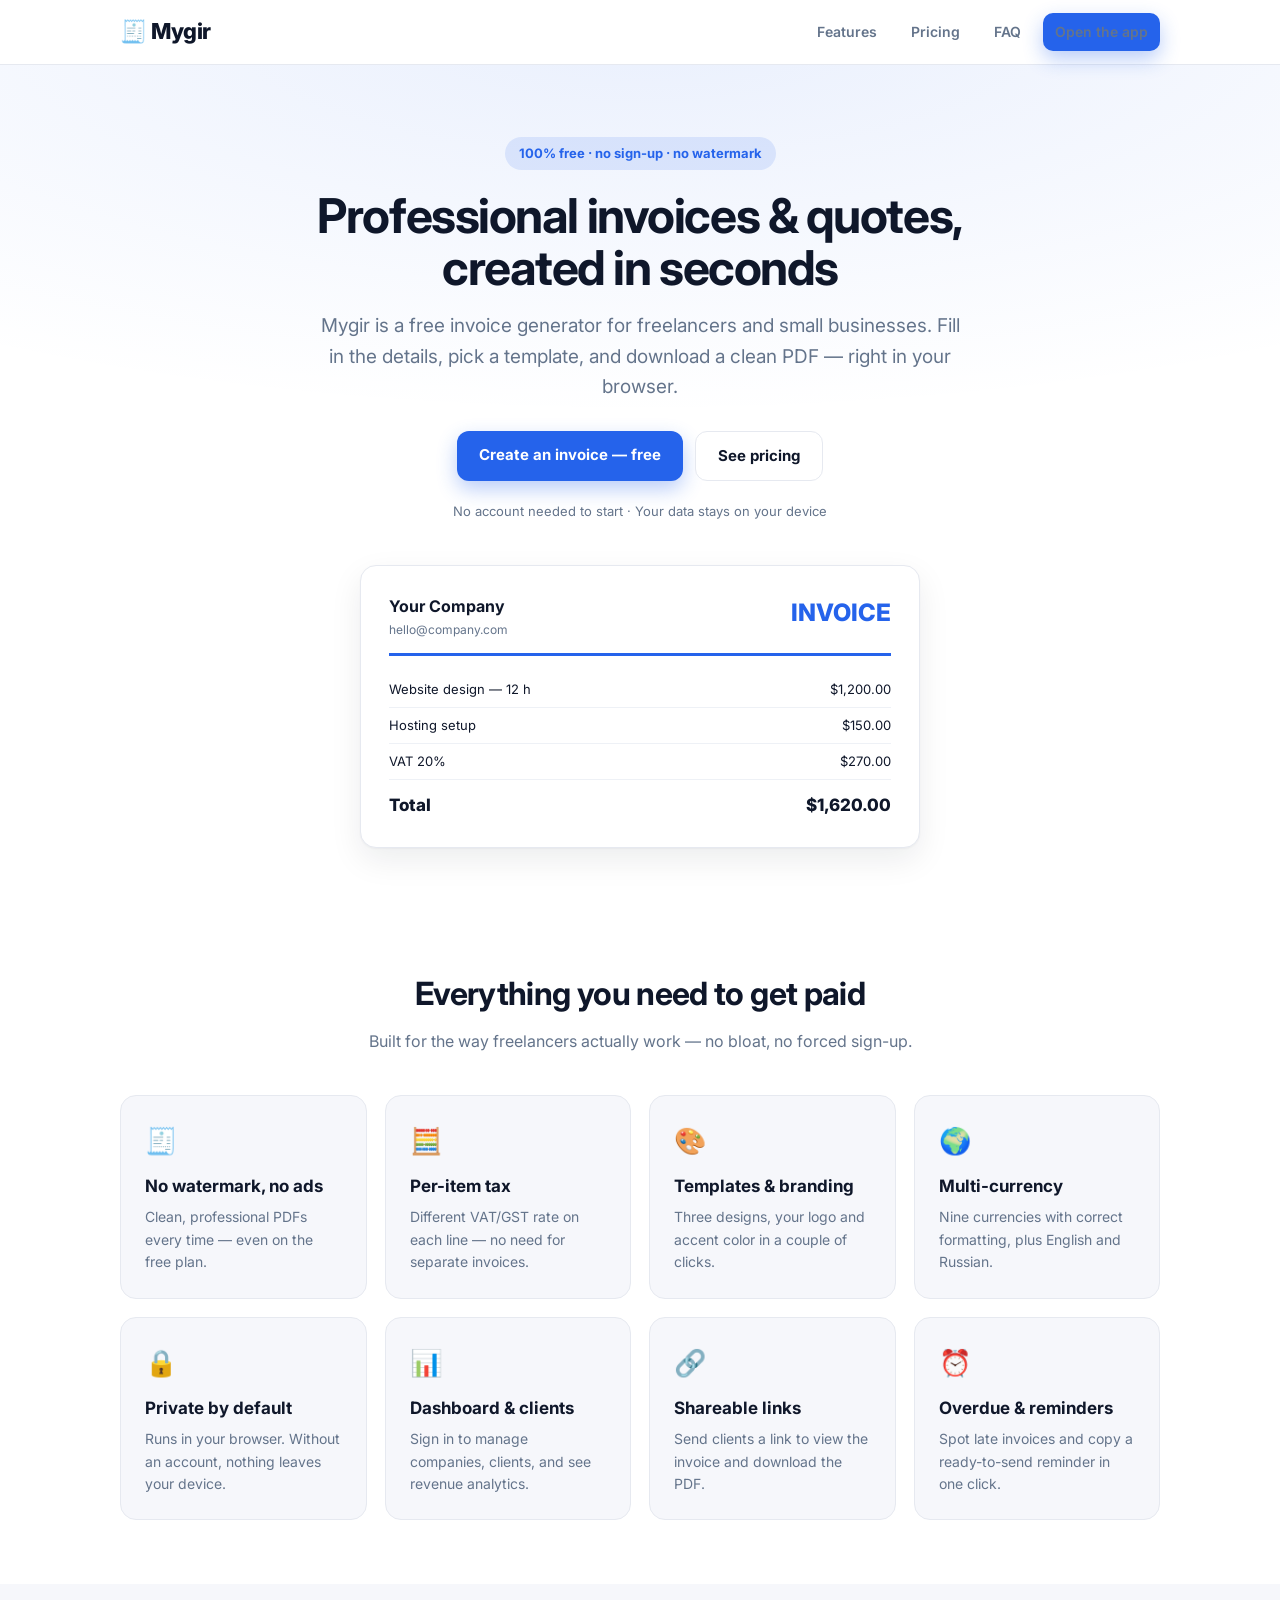
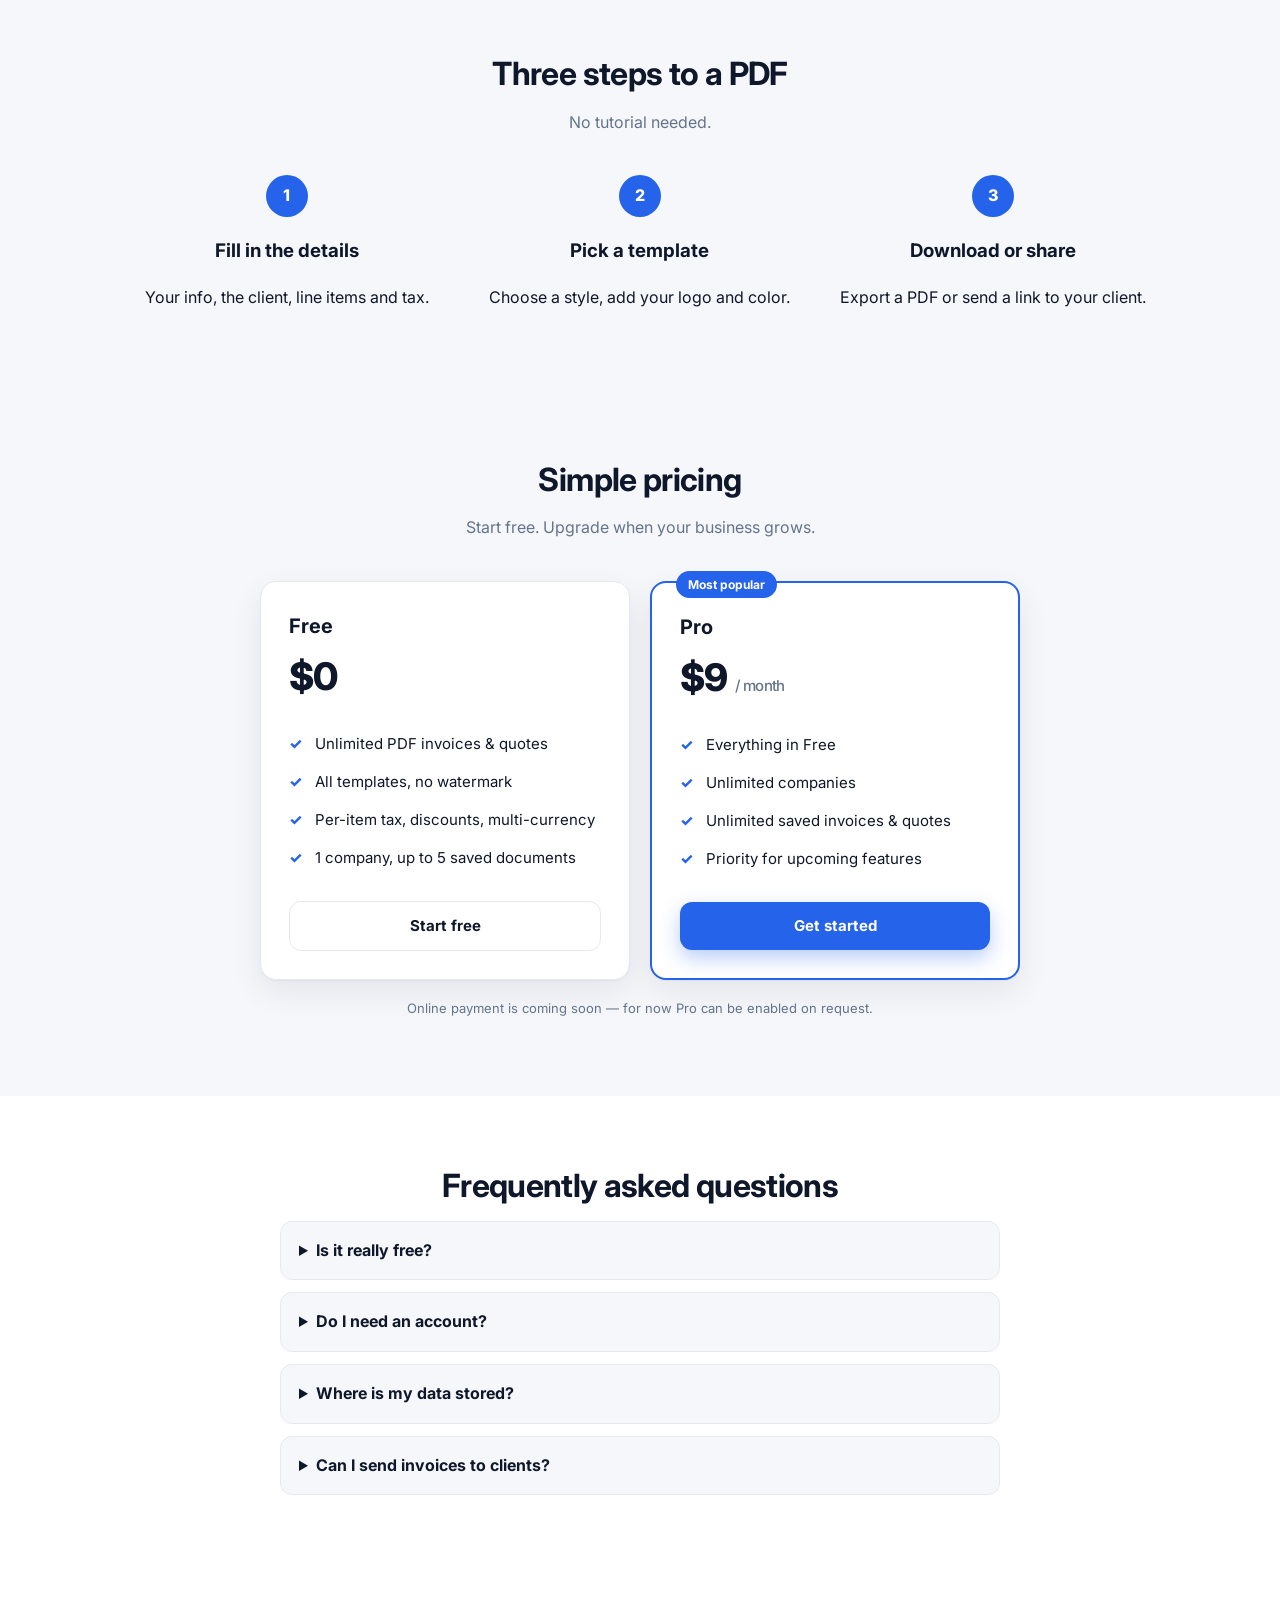
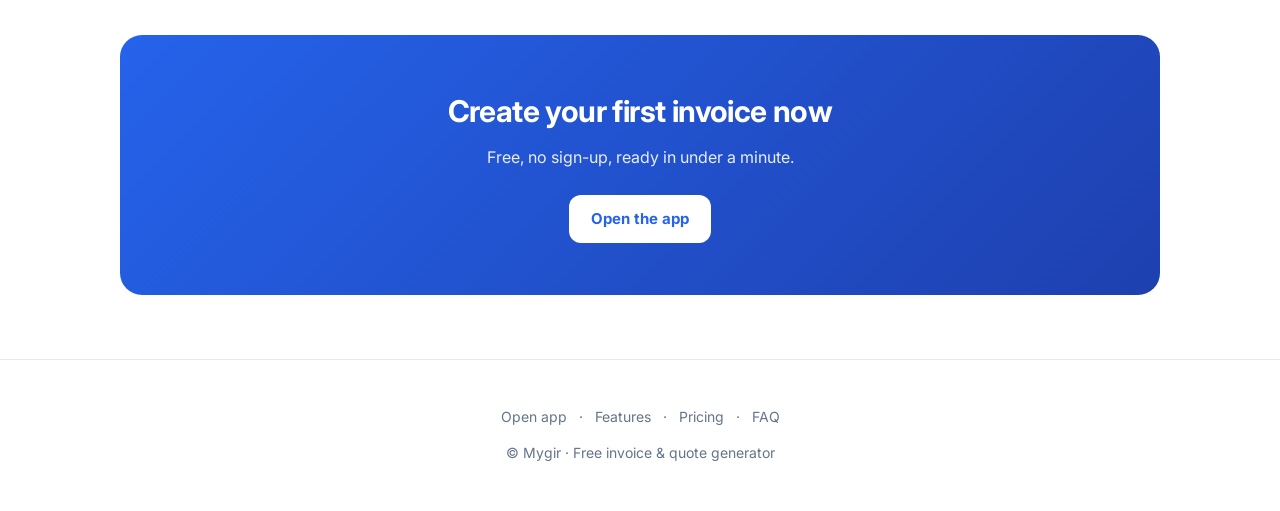
<file: index.html>
<!DOCTYPE html>
<html lang="en">
<head>
  <meta charset="UTF-8" />
  <meta name="viewport" content="width=device-width, initial-scale=1.0" />
  <title>Mygir — Free Invoice & Quote Generator for Freelancers</title>
  <meta name="description" content="Create professional invoices and quotes for free — no sign-up, no watermark, no ads. Per-item tax, multiple templates, multi-currency, instant PDF. Optional cloud accounts to manage companies, clients and a revenue dashboard." />
  <meta name="keywords" content="free invoice generator, invoice maker, quote generator, freelance invoice, invoice template, invoice pdf" />
  <link rel="canonical" href="https://railers1991-jpg.github.io/Mygir/" />
  <meta name="robots" content="index, follow" />
  <meta name="theme-color" content="#2563eb" />
  <link rel="icon" href="data:image/svg+xml,%3Csvg xmlns='http://www.w3.org/2000/svg' viewBox='0 0 100 100'%3E%3Ctext y='.9em' font-size='88'%3E%F0%9F%A7%BE%3C/text%3E%3C/svg%3E" />
  <meta property="og:title" content="Mygir — Free Invoice & Quote Generator" />
  <meta property="og:description" content="Professional invoices & quotes, free. No sign-up, no watermark. Per-item tax, templates, multi-currency, instant PDF." />
  <meta property="og:type" content="website" />
  <meta property="og:url" content="https://railers1991-jpg.github.io/Mygir/" />
  <meta name="twitter:card" content="summary_large_image" />
  <meta name="twitter:title" content="Mygir — Free Invoice & Quote Generator" />
  <meta name="twitter:description" content="Create professional invoices and quotes for free — no sign-up, no watermark." />
  <link rel="preconnect" href="https://fonts.googleapis.com" />
  <link rel="preconnect" href="https://fonts.gstatic.com" crossorigin />
  <link href="https://fonts.googleapis.com/css2?family=Inter:wght@400;500;600;700;800&display=swap" rel="stylesheet" />
  <link rel="stylesheet" href="css/landing.css" />
  <script type="application/ld+json">
  {
    "@context": "https://schema.org",
    "@type": "WebApplication",
    "name": "Mygir Free Invoice Generator",
    "applicationCategory": "BusinessApplication",
    "operatingSystem": "Any (browser-based)",
    "offers": { "@type": "Offer", "price": "0", "priceCurrency": "USD" }
  }
  </script>
</head>
<body>
  <header class="nav">
    <div class="container nav-inner">
      <div class="logo">🧾 Mygir</div>
      <nav class="nav-links">
        <a href="#features">Features</a>
        <a href="#pricing">Pricing</a>
        <a href="#faq">FAQ</a>
        <a class="btn btn-primary btn-sm" href="app.html">Open the app</a>
      </nav>
    </div>
  </header>

  <!-- HERO -->
  <section class="hero">
    <div class="container">
      <span class="eyebrow">100% free · no sign-up · no watermark</span>
      <h1>Professional invoices &amp; quotes,<br />created in seconds</h1>
      <p class="sub">Mygir is a free invoice generator for freelancers and small businesses. Fill in the details, pick a template, and download a clean PDF — right in your browser.</p>
      <div class="hero-cta">
        <a class="btn btn-primary" href="app.html">Create an invoice — free</a>
        <a class="btn btn-ghost" href="#pricing">See pricing</a>
      </div>
      <p class="trust">No account needed to start · Your data stays on your device</p>

      <!-- Mock invoice -->
      <div class="hero-mock" aria-hidden="true">
        <div class="hm-top">
          <div class="hm-co">Your Company<span>hello@company.com</span></div>
          <div class="hm-title">INVOICE</div>
        </div>
        <div class="hm-row"><span>Website design — 12 h</span><span>$1,200.00</span></div>
        <div class="hm-row"><span>Hosting setup</span><span>$150.00</span></div>
        <div class="hm-row"><span>VAT 20%</span><span>$270.00</span></div>
        <div class="hm-total"><span>Total</span><span>$1,620.00</span></div>
      </div>
    </div>
  </section>

  <!-- FEATURES -->
  <section id="features">
    <div class="container">
      <h2 class="section-title">Everything you need to get paid</h2>
      <p class="section-sub">Built for the way freelancers actually work — no bloat, no forced sign-up.</p>
      <div class="features">
        <div class="feature"><div class="ic">🧾</div><h3>No watermark, no ads</h3><p>Clean, professional PDFs every time — even on the free plan.</p></div>
        <div class="feature"><div class="ic">🧮</div><h3>Per-item tax</h3><p>Different VAT/GST rate on each line — no need for separate invoices.</p></div>
        <div class="feature"><div class="ic">🎨</div><h3>Templates &amp; branding</h3><p>Three designs, your logo and accent color in a couple of clicks.</p></div>
        <div class="feature"><div class="ic">🌍</div><h3>Multi-currency</h3><p>Nine currencies with correct formatting, plus English and Russian.</p></div>
        <div class="feature"><div class="ic">🔒</div><h3>Private by default</h3><p>Runs in your browser. Without an account, nothing leaves your device.</p></div>
        <div class="feature"><div class="ic">📊</div><h3>Dashboard &amp; clients</h3><p>Sign in to manage companies, clients, and see revenue analytics.</p></div>
        <div class="feature"><div class="ic">🔗</div><h3>Shareable links</h3><p>Send clients a link to view the invoice and download the PDF.</p></div>
        <div class="feature"><div class="ic">⏰</div><h3>Overdue &amp; reminders</h3><p>Spot late invoices and copy a ready-to-send reminder in one click.</p></div>
      </div>
    </div>
  </section>

  <!-- HOW IT WORKS -->
  <section style="background:var(--soft)">
    <div class="container">
      <h2 class="section-title">Three steps to a PDF</h2>
      <p class="section-sub">No tutorial needed.</p>
      <div class="steps">
        <div class="step"><div class="num">1</div><h3>Fill in the details</h3><p>Your info, the client, line items and tax.</p></div>
        <div class="step"><div class="num">2</div><h3>Pick a template</h3><p>Choose a style, add your logo and color.</p></div>
        <div class="step"><div class="num">3</div><h3>Download or share</h3><p>Export a PDF or send a link to your client.</p></div>
      </div>
    </div>
  </section>

  <!-- PRICING -->
  <section id="pricing" class="pricing">
    <div class="container">
      <h2 class="section-title">Simple pricing</h2>
      <p class="section-sub">Start free. Upgrade when your business grows.</p>
      <div class="plans">
        <div class="plan">
          <h3>Free</h3>
          <div class="price">$0</div>
          <ul>
            <li>Unlimited PDF invoices &amp; quotes</li>
            <li>All templates, no watermark</li>
            <li>Per-item tax, discounts, multi-currency</li>
            <li>1 company, up to 5 saved documents</li>
          </ul>
          <a class="btn btn-ghost" href="app.html">Start free</a>
        </div>
        <div class="plan featured">
          <span class="tag">Most popular</span>
          <h3>Pro</h3>
          <div class="price">$9 <span>/ month</span></div>
          <ul>
            <li>Everything in Free</li>
            <li>Unlimited companies</li>
            <li>Unlimited saved invoices &amp; quotes</li>
            <li>Priority for upcoming features</li>
          </ul>
          <a class="btn btn-primary" href="app.html">Get started</a>
        </div>
      </div>
      <p class="note">Online payment is coming soon — for now Pro can be enabled on request.</p>
    </div>
  </section>

  <!-- FAQ -->
  <section id="faq">
    <div class="container">
      <h2 class="section-title">Frequently asked questions</h2>
      <div class="faq">
        <details><summary>Is it really free?</summary><p>Yes. You can create unlimited invoices and download PDFs with no watermark and no sign-up. Paid Pro only removes the saved-document and company limits for registered users.</p></details>
        <details><summary>Do I need an account?</summary><p>No. The generator works without signing up — your data stays in your browser. Create an account only if you want to save invoices to the cloud, manage multiple companies, or use the dashboard.</p></details>
        <details><summary>Where is my data stored?</summary><p>Without an account, everything stays on your device. If you sign in, your invoices and clients are stored securely in your private cloud space, visible only to you.</p></details>
        <details><summary>Can I send invoices to clients?</summary><p>Yes. Save an invoice while signed in and share a link — your client can open it in their browser and download the PDF.</p></details>
      </div>
    </div>
  </section>

  <!-- CTA -->
  <section>
    <div class="container">
      <div class="cta-band">
        <h2>Create your first invoice now</h2>
        <p>Free, no sign-up, ready in under a minute.</p>
        <a class="btn btn-primary" href="app.html">Open the app</a>
      </div>
    </div>
  </section>

  <footer class="footer">
    <div class="container">
      <p>
        <a href="app.html">Open app</a> ·
        <a href="#features">Features</a> ·
        <a href="#pricing">Pricing</a> ·
        <a href="#faq">FAQ</a>
      </p>
      <p>© Mygir · Free invoice &amp; quote generator</p>
    </div>
  </footer>

  <script src="js/supabase-config.js"></script>
  <script defer src="js/analytics.js"></script>
</body>
</html>
</file>
<file: css/landing.css>
:root {
  --accent: #2563eb;
  --accent-dark: #1e40af;
  --bg: #ffffff;
  --soft: #f6f7fb;
  --text: #0f172a;
  --muted: #64748b;
  --border: #e6e9f0;
  --radius: 16px;
  --shadow: 0 1px 2px rgba(16,24,40,.04), 0 12px 32px rgba(16,24,40,.08);
}
* { box-sizing: border-box; }
html { scroll-behavior: smooth; }
body {
  margin: 0; background: var(--bg); color: var(--text);
  font-family: "Inter", -apple-system, BlinkMacSystemFont, "Segoe UI", Roboto, Helvetica, Arial, sans-serif;
  line-height: 1.6; -webkit-font-smoothing: antialiased;
}
a { color: inherit; }
.container { max-width: 1080px; margin: 0 auto; padding: 0 20px; }

/* Nav */
.nav { position: sticky; top: 0; z-index: 20; background: rgba(255,255,255,.85); backdrop-filter: saturate(160%) blur(10px); border-bottom: 1px solid var(--border); }
.nav-inner { display: flex; align-items: center; gap: 16px; height: 64px; }
.logo { font-size: 22px; font-weight: 800; letter-spacing: -.02em; display: flex; align-items: center; gap: 8px; }
.nav-links { margin-left: auto; display: flex; align-items: center; gap: 10px; }
.nav-links a { text-decoration: none; font-weight: 600; font-size: 14px; color: var(--muted); padding: 8px 12px; border-radius: 10px; }
.nav-links a:hover { color: var(--text); }

.btn { display: inline-block; text-decoration: none; font-weight: 700; font-size: 15px; border-radius: 12px; padding: 12px 22px; cursor: pointer; border: none; transition: filter .15s, transform .05s; }
.btn:active { transform: translateY(1px); }
.btn-primary { background: var(--accent); color: #fff; box-shadow: 0 8px 20px color-mix(in srgb, var(--accent) 32%, transparent); }
.btn-primary:hover { filter: brightness(.95); }
.btn-ghost { background: #fff; color: var(--text); border: 1px solid var(--border); }
.btn-ghost:hover { border-color: var(--accent); }
.btn-sm { padding: 9px 16px; font-size: 14px; }

/* Hero */
.hero { text-align: center; padding: 72px 0 56px; background: radial-gradient(1200px 400px at 50% -50px, color-mix(in srgb, var(--accent) 10%, transparent), transparent); }
.hero .eyebrow { display: inline-block; font-size: 13px; font-weight: 700; color: var(--accent); background: color-mix(in srgb, var(--accent) 12%, transparent); padding: 6px 14px; border-radius: 999px; margin-bottom: 20px; }
.hero h1 { font-size: 48px; line-height: 1.08; letter-spacing: -.03em; margin: 0 0 18px; }
.hero p.sub { font-size: 19px; color: var(--muted); max-width: 640px; margin: 0 auto 28px; }
.hero-cta { display: flex; gap: 12px; justify-content: center; flex-wrap: wrap; }
.trust { margin-top: 20px; font-size: 13px; color: var(--muted); }
@media (max-width: 640px) { .hero h1 { font-size: 34px; } .hero p.sub { font-size: 17px; } }

/* Mock invoice */
.hero-mock { max-width: 560px; margin: 44px auto 0; background: #fff; border: 1px solid var(--border); border-radius: var(--radius); box-shadow: var(--shadow); padding: 28px; text-align: left; }
.hm-top { display: flex; justify-content: space-between; align-items: flex-start; border-bottom: 3px solid var(--accent); padding-bottom: 14px; margin-bottom: 16px; }
.hm-co { font-weight: 700; font-size: 16px; }
.hm-co span { display: block; font-weight: 400; font-size: 12px; color: var(--muted); }
.hm-title { font-size: 24px; font-weight: 800; color: var(--accent); }
.hm-row { display: flex; justify-content: space-between; font-size: 13px; padding: 7px 0; border-bottom: 1px solid #eef1f6; }
.hm-total { display: flex; justify-content: space-between; font-weight: 800; font-size: 17px; padding-top: 12px; }

/* Sections */
section { padding: 64px 0; }
.section-title { text-align: center; font-size: 32px; letter-spacing: -.02em; margin: 0 0 10px; }
.section-sub { text-align: center; color: var(--muted); max-width: 560px; margin: 0 auto 40px; }

.features { display: grid; grid-template-columns: repeat(auto-fit, minmax(240px, 1fr)); gap: 18px; }
.feature { border: 1px solid var(--border); border-radius: var(--radius); padding: 24px; background: var(--soft); }
.feature .ic { font-size: 26px; }
.feature h3 { font-size: 17px; margin: 12px 0 6px; }
.feature p { margin: 0; color: var(--muted); font-size: 14px; }

.steps { display: grid; grid-template-columns: repeat(auto-fit, minmax(220px, 1fr)); gap: 20px; }
.step { text-align: center; }
.step .num { width: 42px; height: 42px; border-radius: 50%; background: var(--accent); color: #fff; font-weight: 800; display: flex; align-items: center; justify-content: center; margin: 0 auto 12px; }

/* Pricing */
.pricing { background: var(--soft); }
.plans { display: grid; grid-template-columns: repeat(auto-fit, minmax(280px, 1fr)); gap: 20px; max-width: 760px; margin: 0 auto; }
.plan { background: #fff; border: 1px solid var(--border); border-radius: var(--radius); padding: 28px; box-shadow: var(--shadow); }
.plan.featured { border: 2px solid var(--accent); position: relative; }
.plan .tag { position: absolute; top: -12px; left: 24px; background: var(--accent); color: #fff; font-size: 12px; font-weight: 700; padding: 4px 12px; border-radius: 999px; }
.plan h3 { font-size: 20px; margin: 0 0 4px; }
.plan .price { font-size: 38px; font-weight: 800; letter-spacing: -.02em; }
.plan .price span { font-size: 15px; font-weight: 500; color: var(--muted); }
.plan ul { list-style: none; padding: 0; margin: 18px 0 24px; }
.plan li { padding: 7px 0 7px 26px; position: relative; font-size: 15px; }
.plan li::before { content: "✓"; position: absolute; left: 0; color: var(--accent); font-weight: 800; }
.plan .btn { width: 100%; text-align: center; }
.note { text-align: center; color: var(--muted); font-size: 13px; margin-top: 18px; }

/* FAQ */
.faq { max-width: 720px; margin: 0 auto; }
.faq details { border: 1px solid var(--border); border-radius: 12px; padding: 16px 18px; margin-bottom: 12px; background: var(--soft); }
.faq summary { font-weight: 700; cursor: pointer; }
.faq p { color: var(--muted); margin: 10px 0 0; }

/* CTA band */
.cta-band { text-align: center; background: linear-gradient(135deg, var(--accent), var(--accent-dark)); color: #fff; border-radius: 22px; padding: 52px 24px; margin: 0 auto; }
.cta-band h2 { font-size: 30px; margin: 0 0 10px; letter-spacing: -.02em; }
.cta-band p { opacity: .9; margin: 0 0 24px; }
.cta-band .btn-primary { background: #fff; color: var(--accent); box-shadow: none; }

/* Footer */
.footer { border-top: 1px solid var(--border); padding: 32px 0; color: var(--muted); font-size: 14px; text-align: center; }
.footer a { color: var(--muted); text-decoration: none; margin: 0 8px; }
.footer a:hover { color: var(--text); }
</file>
